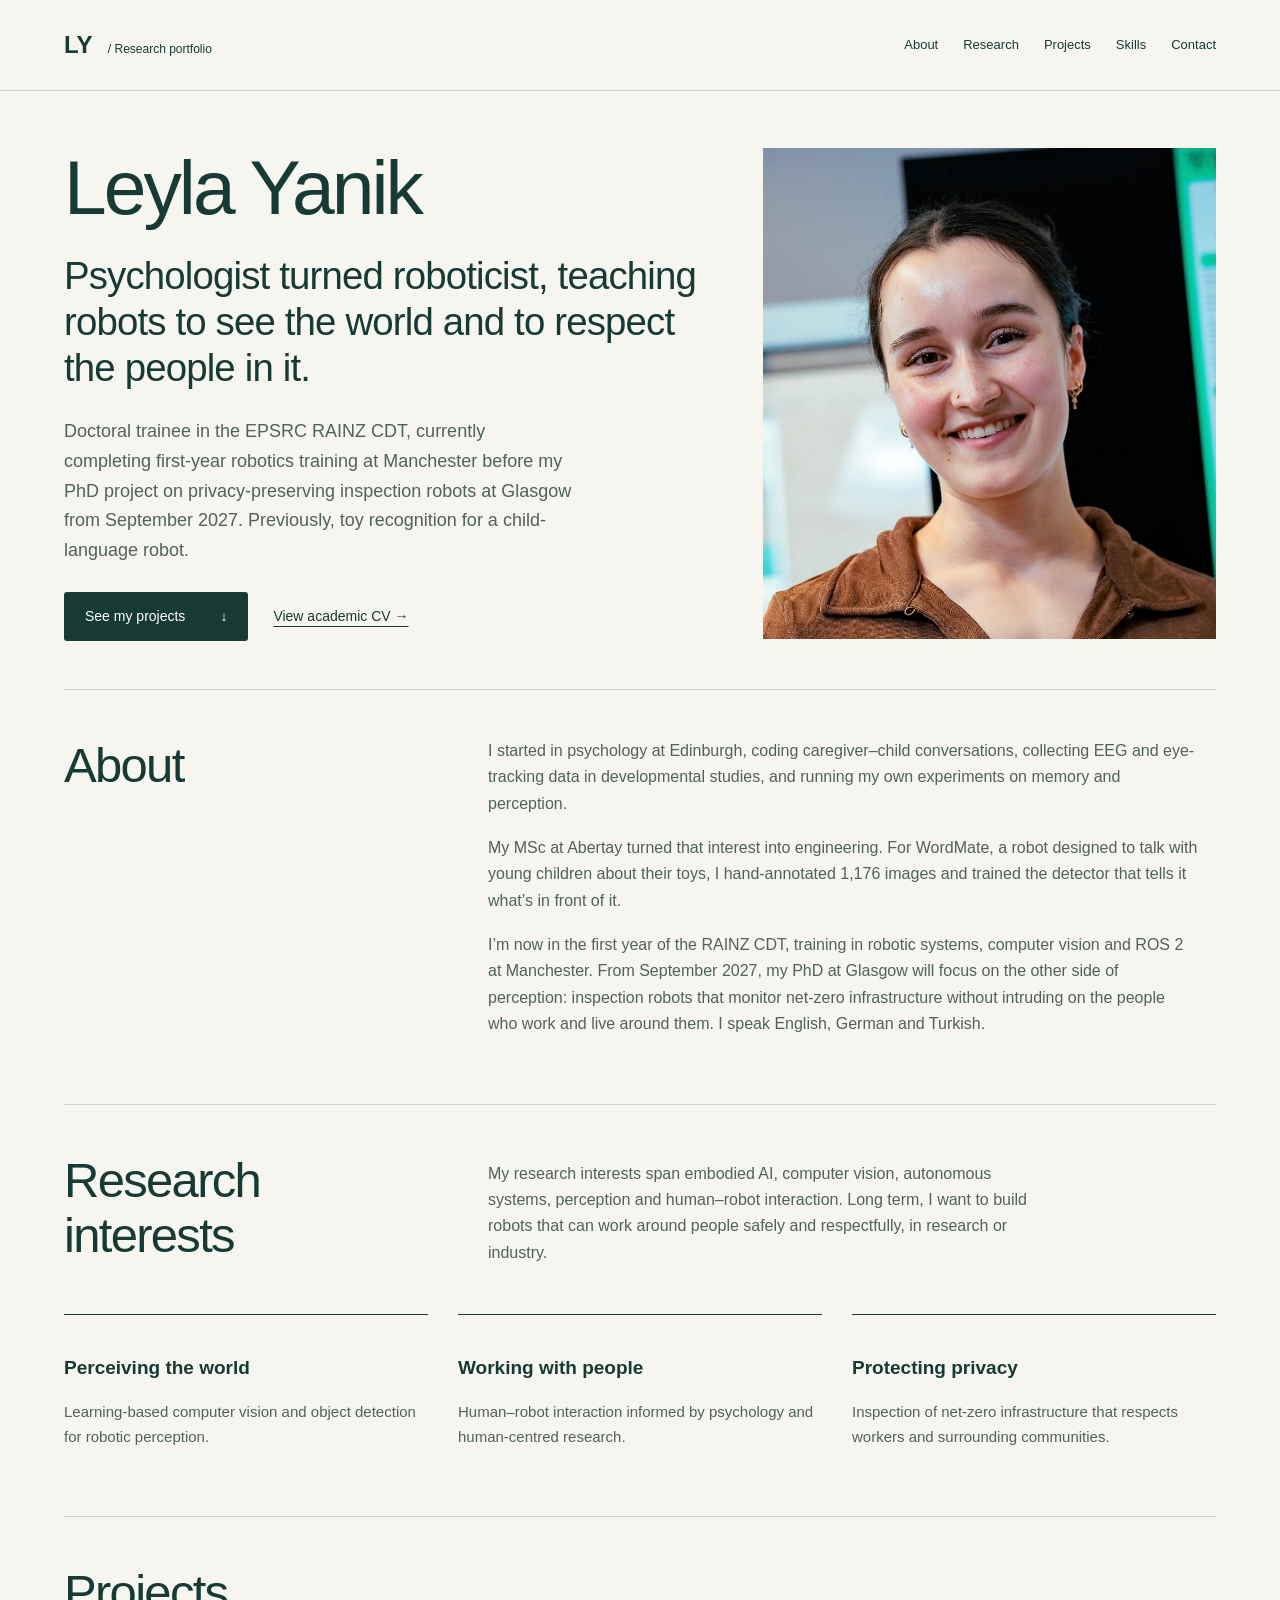
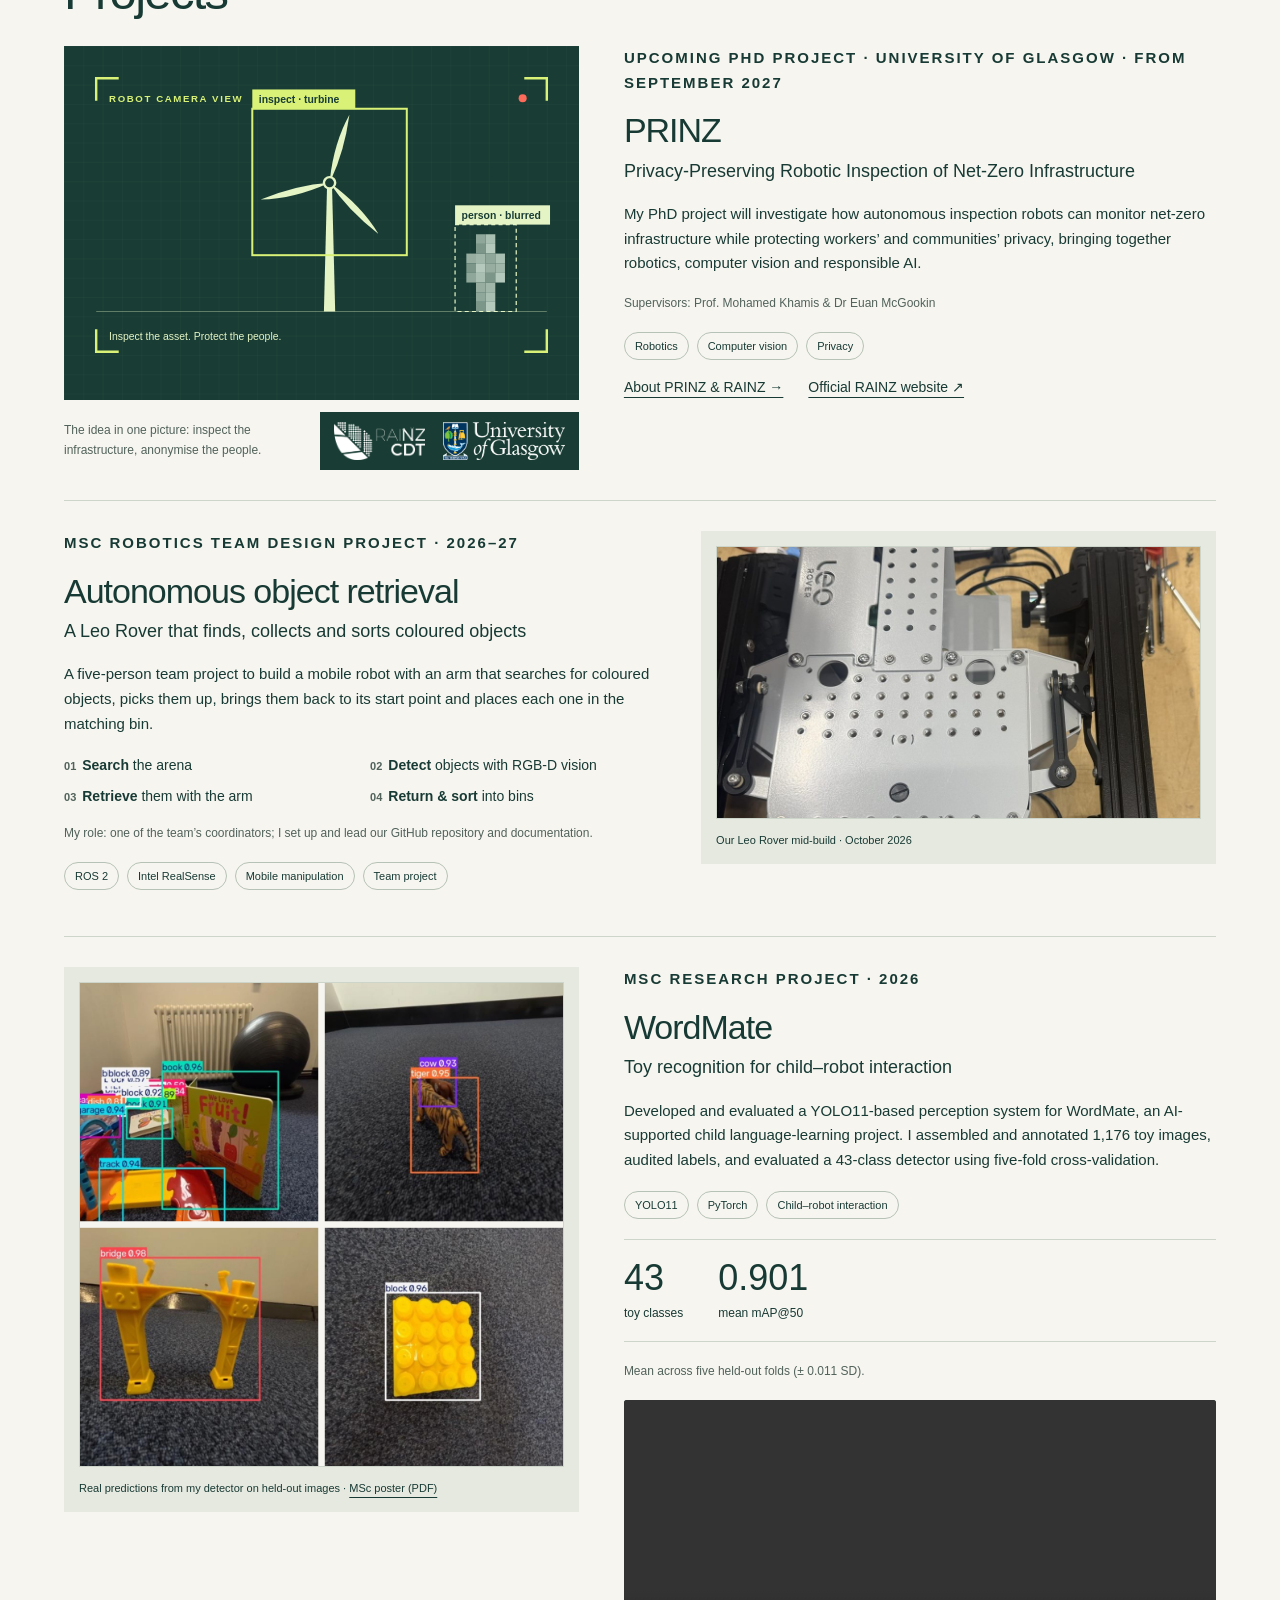
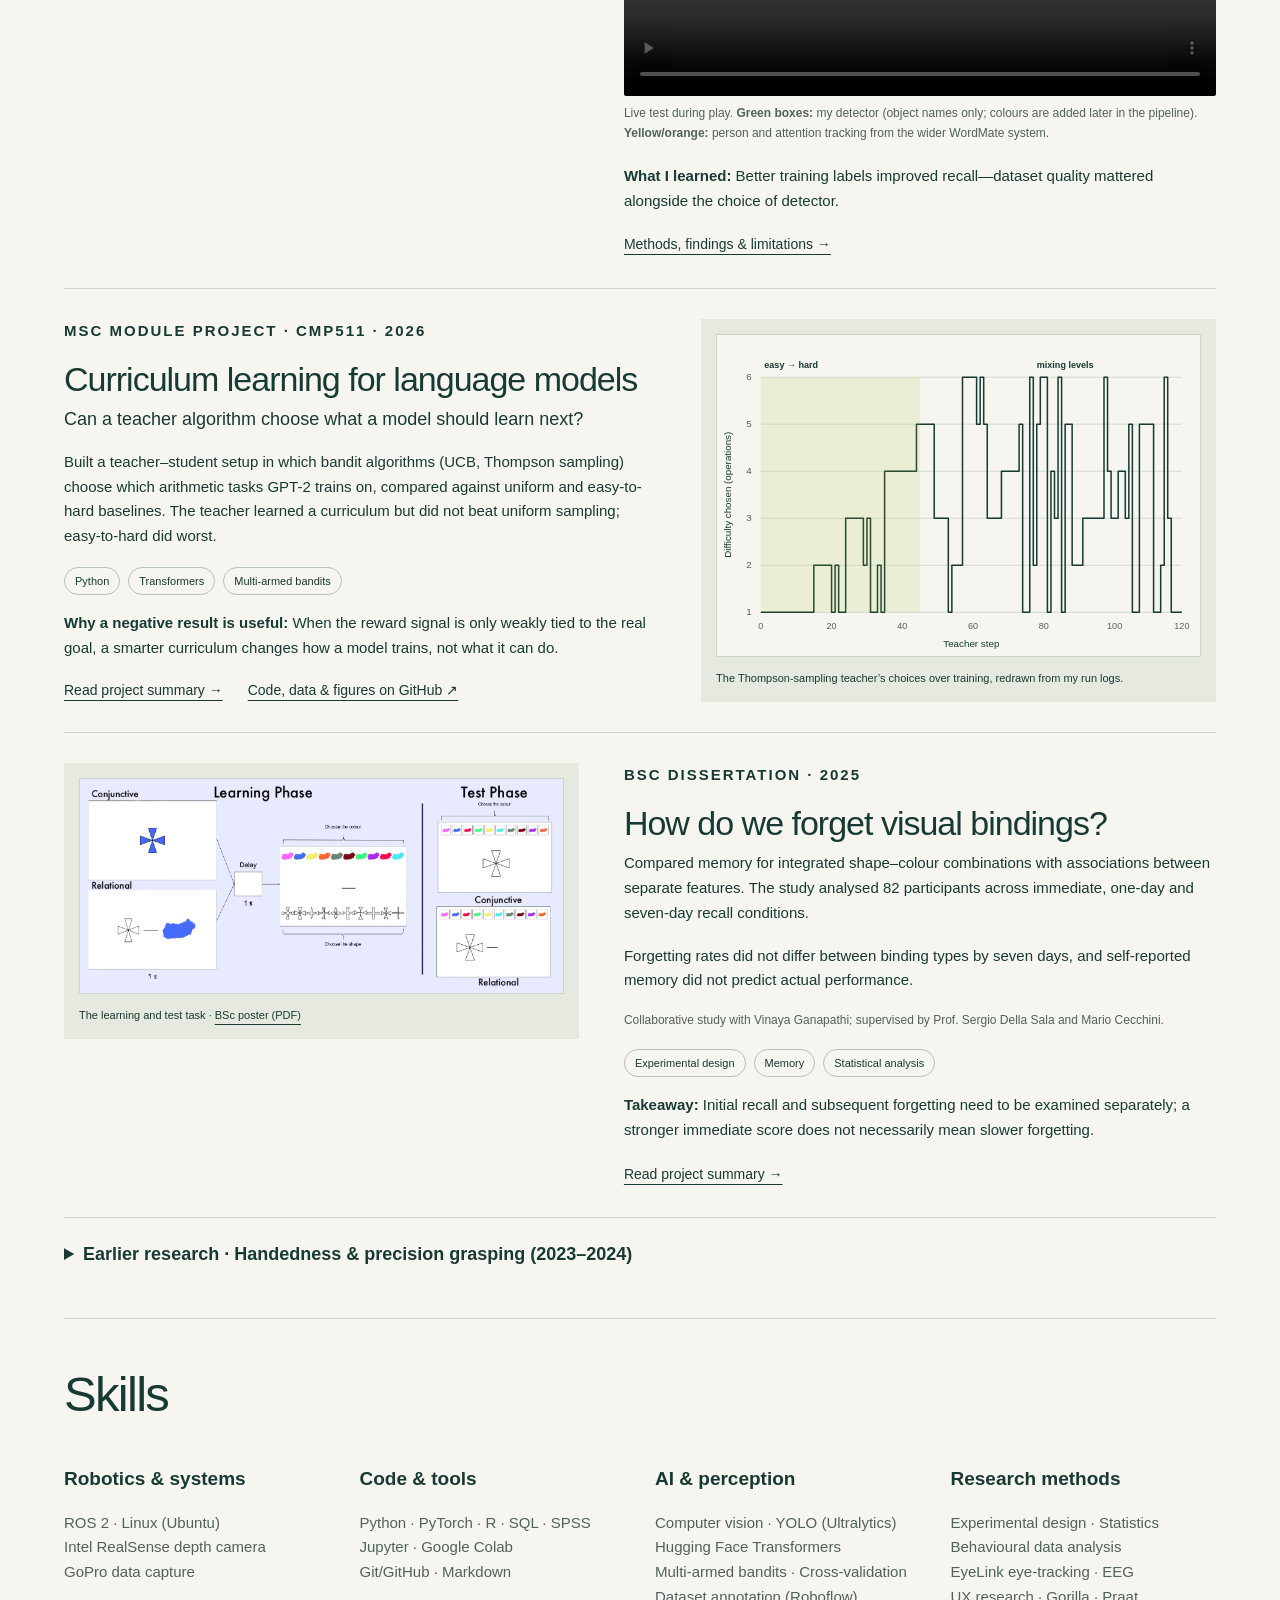
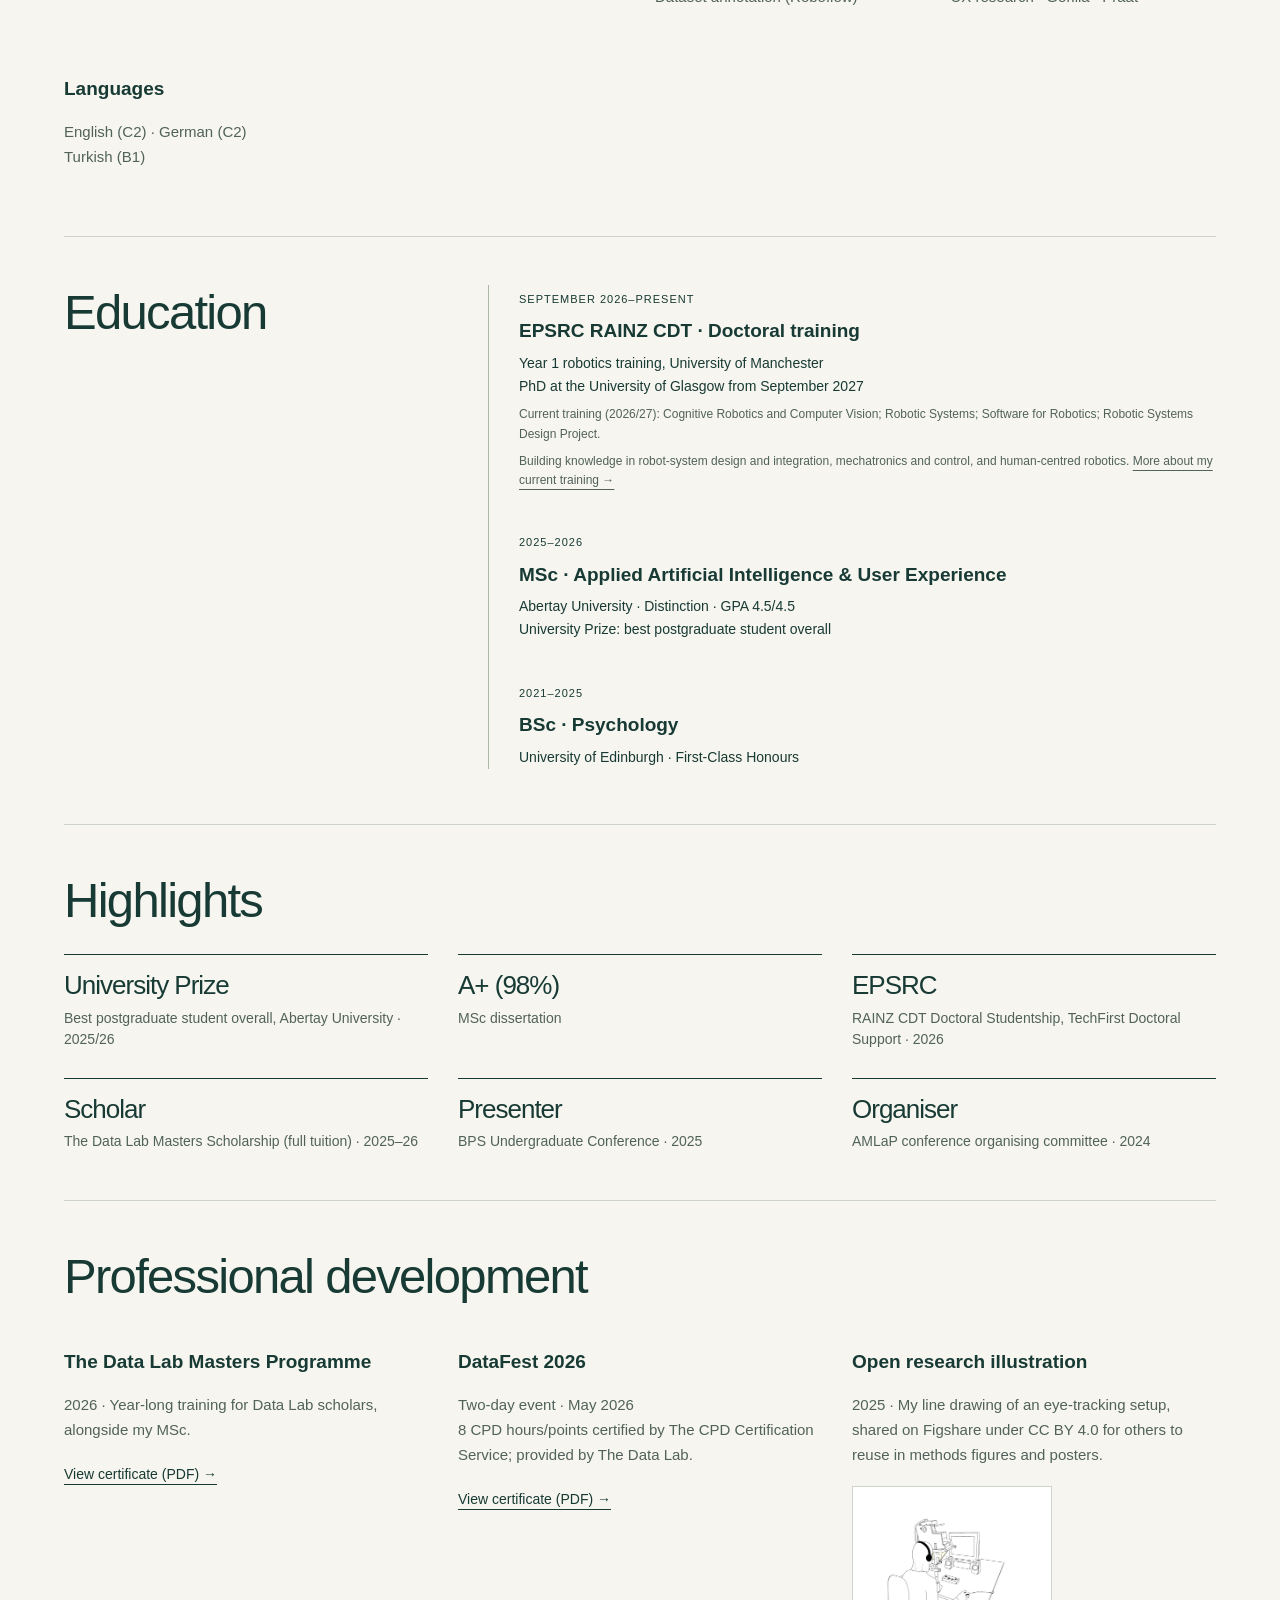
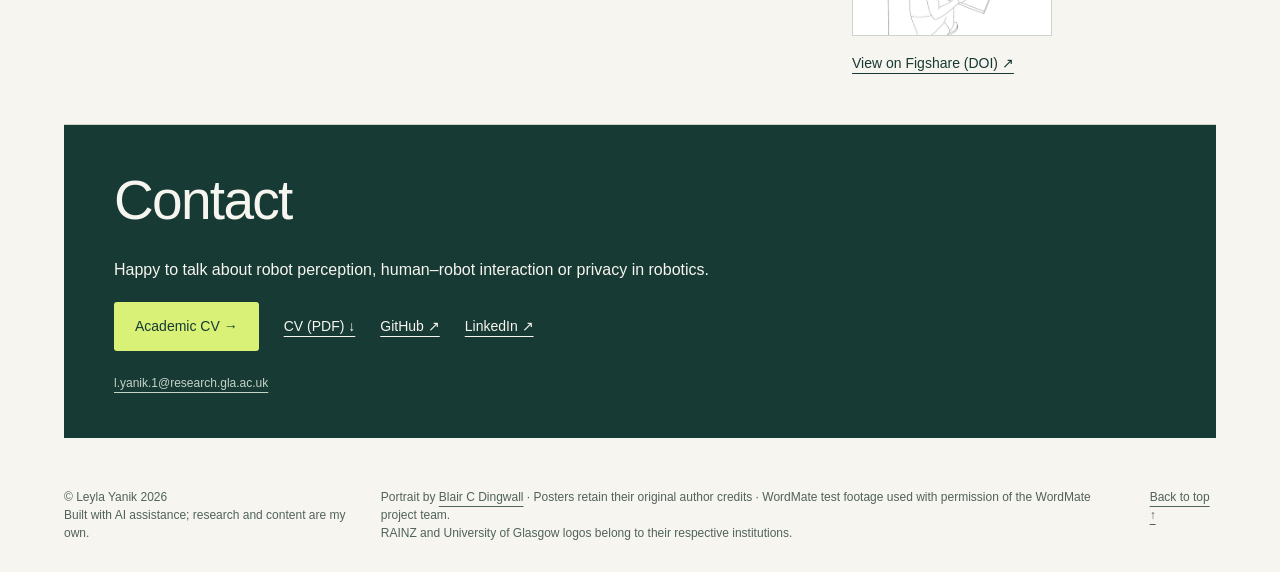
<file: index.html>
<!doctype html>
<html lang="en"><head><meta charset="utf-8"><meta name="viewport" content="width=device-width,initial-scale=1"><meta name="description" content="Doctoral trainee in the EPSRC RAINZ CDT (Manchester &amp; Glasgow): robot perception, computer vision, human–robot interaction and privacy-preserving inspection."><meta property="og:type" content="website"><meta property="og:site_name" content="Leyla Yanik"><meta property="og:title" content="Leyla Yanik | Robotics & Human-Centred AI"><meta property="og:description" content="Doctoral trainee in the EPSRC RAINZ CDT (Manchester &amp; Glasgow): robot perception, computer vision, human–robot interaction and privacy-preserving inspection."><meta property="og:url" content="https://lyanik.github.io/portfolio/"><meta property="og:image" content="https://lyanik.github.io/portfolio/assets/share-card.png"><meta property="og:image:width" content="1200"><meta property="og:image:height" content="630"><meta property="og:image:alt" content="Leyla Yanik — Autonomous robotics and human-centred AI"><meta name="twitter:card" content="summary_large_image"><title>Leyla Yanik | Robotics & Human-Centred AI</title><link rel="icon" href="assets/favicon.svg" type="image/svg+xml"><link rel="stylesheet" href="style.css?v=19"></head>
<body><a class="skip" href="#main">Skip to content</a><header class="header"><a class="brand" href="#home" aria-label="Leyla Yanik home">LY<span> / Research portfolio</span></a><nav aria-label="Main navigation"><a href="#about">About</a><a href="#research">Research</a><a href="#projects">Projects</a><a href="#skills">Skills</a><a href="#connect">Contact</a></nav></header>
<main id="main"><section id="home" class="hero"><div><h1>Leyla Yanik<span>Psychologist turned roboticist, teaching robots to see the world and to respect the people in it.</span></h1><p class="intro">Doctoral trainee in the EPSRC RAINZ CDT, currently completing first-year robotics training at Manchester before my PhD project on privacy-preserving inspection robots at Glasgow from September 2027. Previously, toy recognition for a child-language robot.</p><div class="actions"><a class="button" href="#projects">See my projects <span>↓</span></a><a class="text-link" href="cv.html">View academic CV&nbsp;→</a></div></div><figure class="portrait"><img src="assets/leyla-research-portrait.jpg" alt="Leyla Yanik at a research poster showcase" width="854" height="1016"></figure></section>
<section id="about" class="section about"><h2>About</h2><div><p>I started in psychology at Edinburgh, coding caregiver–child conversations, collecting EEG and eye-tracking data in developmental studies, and running my own experiments on memory and perception.</p><p>My MSc at Abertay turned that interest into engineering. For WordMate, a robot designed to talk with young children about their toys, I hand-annotated 1,176 images and trained the detector that tells it what’s in front of it.</p><p>I’m now in the first year of the RAINZ CDT, training in robotic systems, computer vision and ROS 2 at Manchester. From September 2027, my PhD at Glasgow will focus on the other side of perception: inspection robots that monitor net-zero infrastructure without intruding on the people who work and live around them. I speak English, German and Turkish.</p></div></section>
<section id="research" class="section"><div class="section-heading"><h2>Research interests</h2><p>My research interests span embodied AI, computer vision, autonomous systems, perception and human–robot interaction. Long term, I want to build robots that can work around people safely and respectfully, in research or industry.</p></div><div class="interests"><article><h3>Perceiving the world</h3><p>Learning-based computer vision and object detection for robotic perception.</p></article><article><h3>Working with people</h3><p>Human–robot interaction informed by psychology and human-centred research.</p></article><article><h3>Protecting privacy</h3><p>Inspection of net-zero infrastructure that respects workers and surrounding communities.</p></article></div></section>
<section id="projects" class="section"><h2>Projects</h2>
<article class="project"><figure class="concept"><img src="assets/prinz-concept.svg" alt="Diagram of a robot camera view: a wind turbine boxed for inspection while a nearby person is pixelated" width="640" height="440"><figcaption><span>The idea in one picture: inspect the infrastructure, anonymise the people.</span><span class="logos"><a href="https://www.rainz-cdt.ac.uk/"><img src="assets/rainz-logo.png" alt="RAINZ Centre for Doctoral Training" width="800" height="334" loading="lazy"></a><a href="https://www.gla.ac.uk/"><img src="assets/glasgow-logo.png" alt="University of Glasgow" width="650" height="202" loading="lazy"></a></span></figcaption></figure><div class="project-copy"><p class="eyebrow">UPCOMING PHD PROJECT · UNIVERSITY OF GLASGOW · FROM SEPTEMBER 2027</p><h3>PRINZ</h3><p class="subtitle">Privacy-Preserving Robotic Inspection of Net-Zero Infrastructure</p><p>My PhD project will investigate how autonomous inspection robots can monitor net-zero infrastructure while protecting workers’ and communities’ privacy, bringing together robotics, computer vision and responsible AI.</p><p class="meta">Supervisors: Prof. Mohamed Khamis & Dr Euan McGookin</p><ul class="tags"><li>Robotics</li><li>Computer vision</li><li>Privacy</li></ul><div class="actions"><a class="text-link" href="research.html#prinz">About PRINZ &amp; RAINZ&nbsp;→</a><a class="text-link" href="https://www.rainz-cdt.ac.uk/">Official RAINZ website ↗</a></div></div></article>
<article class="project"><figure class="poster-preview"><img src="assets/leo-rover-build.jpg" alt="Top-down view of our partly assembled Leo Rover: aluminium body, suspension rockers and wheels on the workbench" width="1000" height="562" loading="lazy"><figcaption>Our Leo Rover mid-build · October 2026</figcaption></figure><div class="project-copy"><p class="eyebrow">MSC ROBOTICS TEAM DESIGN PROJECT · 2026–27</p><h3>Autonomous object retrieval</h3><p class="subtitle">A Leo Rover that finds, collects and sorts coloured objects</p><p>A five-person team project to build a mobile robot with an arm that searches for coloured objects, picks them up, brings them back to its start point and places each one in the matching bin.</p><ol class="mission-steps" aria-label="The mission"><li><b>Search</b> the arena</li><li><b>Detect</b> objects with RGB-D vision</li><li><b>Retrieve</b> them with the arm</li><li><b>Return &amp; sort</b> into bins</li></ol><p class="meta">My role: one of the team’s coordinators; I set up and lead our GitHub repository and documentation.</p><ul class="tags"><li>ROS 2</li><li>Intel RealSense</li><li>Mobile manipulation</li><li>Team project</li></ul></div></article><article class="project"><figure class="poster-preview"><a href="assets/wordmate-poster.pdf"><img src="assets/wordmate-detections.jpg" alt="Four detector outputs with labelled boxes and confidence scores: a cluttered play scene, tiger 0.95, bridge 0.98 and block 0.96" width="1200" height="1200" loading="lazy"></a><figcaption>Real predictions from my detector on held-out images · <a href="assets/wordmate-poster.pdf">MSc poster (PDF)</a></figcaption></figure><div class="project-copy"><p class="eyebrow">MSC RESEARCH PROJECT · 2026</p><h3>WordMate</h3><p class="subtitle">Toy recognition for child–robot interaction</p><p>Developed and evaluated a YOLO11-based perception system for WordMate, an AI-supported child language-learning project. I assembled and annotated 1,176 toy images, audited labels, and evaluated a 43-class detector using five-fold cross-validation.</p><ul class="tags"><li>YOLO11</li><li>PyTorch</li><li>Child–robot interaction</li></ul><div class="results"><div><strong>43</strong><span>toy classes</span></div><div><strong>0.901</strong><span>mean mAP@50</span></div></div><p class="meta">Mean across five held-out folds (± 0.011 SD).</p><figure class="demo"><video src="assets/wordmate-live-detection.mp4" autoplay muted loop playsinline controls width="1280" height="400" aria-label="Live camera feed of hands playing with toys; green boxes label each toy as it is detected"></video><figcaption>Live test during play. <strong>Green boxes:</strong> my detector (object names only; colours are added later in the pipeline). <strong>Yellow/orange:</strong> person and attention tracking from the wider WordMate system.</figcaption></figure><p><strong>What I learned:</strong> Better training labels improved recall—dataset quality mattered alongside the choice of detector.</p><a class="text-link" href="research.html#wordmate">Methods, findings & limitations&nbsp;→</a></div></article>
<article class="project compact"><figure class="poster-preview"><a href="https://github.com/lyanik/curriculum-llm"><img src="assets/curriculum-teacher.svg" alt="Step chart of the difficulty chosen by the Thompson-sampling teacher over 120 steps: a gradual easy-to-hard ramp, then mixing levels" width="640" height="426" loading="lazy"></a><figcaption>The Thompson-sampling teacher’s choices over training, redrawn from my run logs.</figcaption></figure><div class="project-copy"><p class="eyebrow">MSC MODULE PROJECT · CMP511 · 2026</p><h3>Curriculum learning for language models</h3><p class="subtitle">Can a teacher algorithm choose what a model should learn next?</p><p>Built a teacher–student setup in which bandit algorithms (UCB, Thompson sampling) choose which arithmetic tasks GPT-2 trains on, compared against uniform and easy-to-hard baselines. The teacher learned a curriculum but did not beat uniform sampling; easy-to-hard did worst.</p><ul class="tags"><li>Python</li><li>Transformers</li><li>Multi-armed bandits</li></ul><p><strong>Why a negative result is useful:</strong> When the reward signal is only weakly tied to the real goal, a smarter curriculum changes how a model trains, not what it can do.</p><div class="actions"><a class="text-link" href="research.html#curriculum">Read project summary&nbsp;→</a><a class="text-link" href="https://github.com/lyanik/curriculum-llm">Code, data &amp; figures on GitHub ↗</a></div></div></article><article class="project compact"><figure class="poster-preview"><a href="assets/memory-poster.pdf"><img src="assets/memory-task.jpg" alt="Diagram of the memory task: shape–colour pairs shown in a learning phase, then recalled in a test phase" width="1605" height="710" loading="lazy"></a><figcaption>The learning and test task · <a href="assets/memory-poster.pdf">BSc poster (PDF)</a></figcaption></figure><div class="project-copy"><p class="eyebrow">BSC DISSERTATION · 2025</p><h3>How do we forget visual bindings?</h3><p>Compared memory for integrated shape–colour combinations with associations between separate features. The study analysed 82 participants across immediate, one-day and seven-day recall conditions.</p><p>Forgetting rates did not differ between binding types by seven days, and self-reported memory did not predict actual performance.</p><p class="meta">Collaborative study with Vinaya Ganapathi; supervised by Prof. Sergio Della Sala and Mario Cecchini.</p><ul class="tags"><li>Experimental design</li><li>Memory</li><li>Statistical analysis</li></ul><p><strong>Takeaway:</strong> Initial recall and subsequent forgetting need to be examined separately; a stronger immediate score does not necessarily mean slower forgetting.</p><a class="text-link" href="research.html#memory">Read project summary&nbsp;→</a></div></article><details class="earlier"><summary>Earlier research · Handedness & precision grasping (2023–2024)</summary><p>A third-year group project comparing hand preference and performance in 60 adults using LEGO-style construction tasks. Both left- and right-handed participants favoured their dominant hand; the study did not support a general right-hand preference for precision grasping.</p><p class="meta">Group study supervised by Prof. Robert McIntosh; I wrote an individual mini-dissertation on the data.</p><a href="research.html#grasping">Read project summary&nbsp;→</a></details></section>
<section id="skills" class="section"><h2>Skills</h2><div class="skills"><div><h3>Robotics &amp; systems</h3><p>ROS 2 · Linux (Ubuntu)<br>Intel RealSense depth camera<br>GoPro data capture</p></div><div><h3>Code &amp; tools</h3><p>Python · PyTorch · R · SQL · SPSS<br>Jupyter · Google Colab<br>Git/GitHub · Markdown</p></div><div><h3>AI &amp; perception</h3><p>Computer vision · YOLO (Ultralytics)<br>Hugging Face Transformers<br>Multi-armed bandits · Cross-validation<br>Dataset annotation (Roboflow)</p></div><div><h3>Research methods</h3><p>Experimental design · Statistics<br>Behavioural data analysis<br>EyeLink eye-tracking · EEG<br>UX research · Gorilla · Praat</p></div><div><h3>Languages</h3><p>English (C2) · German (C2)<br>Turkish (B1)</p></div></div></section>
<section class="section journey"><div><h2>Education</h2></div><ol><li><span>SEPTEMBER 2026–PRESENT</span><h3>EPSRC RAINZ CDT · Doctoral training</h3><p>Year 1 robotics training, University of Manchester<br>PhD at the University of Glasgow from September 2027</p><p class="meta">Current training (2026/27): Cognitive Robotics and Computer Vision; Robotic Systems; Software for Robotics; Robotic Systems Design Project.</p><p class="meta">Building knowledge in robot-system design and integration, mechatronics and control, and human-centred robotics. <a href="research.html#training">More about my current training&nbsp;→</a></p></li><li><span>2025–2026</span><h3>MSc · Applied Artificial Intelligence & User Experience</h3><p>Abertay University · Distinction · GPA 4.5/4.5<br>University Prize: best postgraduate student overall</p></li><li><span>2021–2025</span><h3>BSc · Psychology</h3><p>University of Edinburgh · First-Class Honours</p></li></ol></section>
<section class="section"><h2>Highlights</h2><ul class="highlights"><li><strong>University Prize</strong><span>Best postgraduate student overall, Abertay University · 2025/26</span></li><li><strong>A+ (98%)</strong><span>MSc dissertation</span></li><li><strong>EPSRC</strong><span>RAINZ CDT Doctoral Studentship, TechFirst Doctoral Support · 2026</span></li><li><strong>Scholar</strong><span>The Data Lab Masters Scholarship (full tuition) · 2025–⁠26</span></li><li><strong>Presenter</strong><span>BPS Undergraduate Conference · 2025</span></li><li><strong>Organiser</strong><span>AMLaP conference organising committee · 2024</span></li></ul></section><section class="section"><h2>Professional development</h2><div class="skills"><article><h3>The Data Lab Masters Programme</h3><p>2026 · Year-long training for Data Lab scholars, alongside my MSc.</p><a class="text-link" href="assets/data-lab-masters-programme-certificate-2026.pdf">View certificate (PDF)&nbsp;→</a></article><article><h3>DataFest 2026</h3><p>Two-day event · May 2026<br>8 CPD hours/points certified by The CPD Certification Service; provided by The Data Lab.</p><a class="text-link" href="assets/datafest-2026-cpd-certificate.pdf">View certificate (PDF)&nbsp;→</a></article><article><h3>Open research illustration</h3><p>2025 · My line drawing of an eye-tracking setup, shared on Figshare under CC BY 4.0 for others to reuse in methods figures and posters.</p><a href="https://doi.org/10.6084/m9.figshare.28761359"><img class="output-img" src="assets/eye-tracking-setup-drawing.jpg" alt="Line drawing of a participant at an eye-tracking setup with chin rest, monitor, speakers and response box" width="200" height="150" style="width:200px;max-width:100%;height:auto" loading="lazy"></a><a class="text-link" href="https://doi.org/10.6084/m9.figshare.28761359">View on Figshare (DOI) ↗</a></article></div></section><section id="connect" class="section connect"><h2>Contact</h2><p>Happy to talk about robot perception, human–robot interaction or privacy in robotics.</p><div class="actions"><a class="button" href="cv.html">Academic CV&nbsp;→</a><a class="text-link" href="assets/Leyla-Yanik-CV.pdf" download>CV (PDF)&nbsp;↓</a><a class="text-link" href="https://github.com/lyanik">GitHub ↗</a><a class="text-link" href="https://www.linkedin.com/in/leyla-yanik-b8b6161aa/">LinkedIn ↗</a></div><p class="meta"><a href="mailto:l.yanik.1@research.gla.ac.uk">l.yanik.1@research.gla.ac.uk</a></p></section></main><footer><span>© Leyla Yanik <span id="year">2026</span><br>Built with AI assistance; research and content are my own.</span><span>Portrait by <a href="https://www.linkedin.com/in/blair-c-dingwall-5a678072/">Blair C Dingwall</a> · Posters retain their original author credits · WordMate test footage used with permission of the WordMate project team.<br>RAINZ and University of Glasgow logos belong to their respective institutions.</span><a href="#home">Back to top ↑</a></footer><script src="script.js"></script></body></html>
</file>
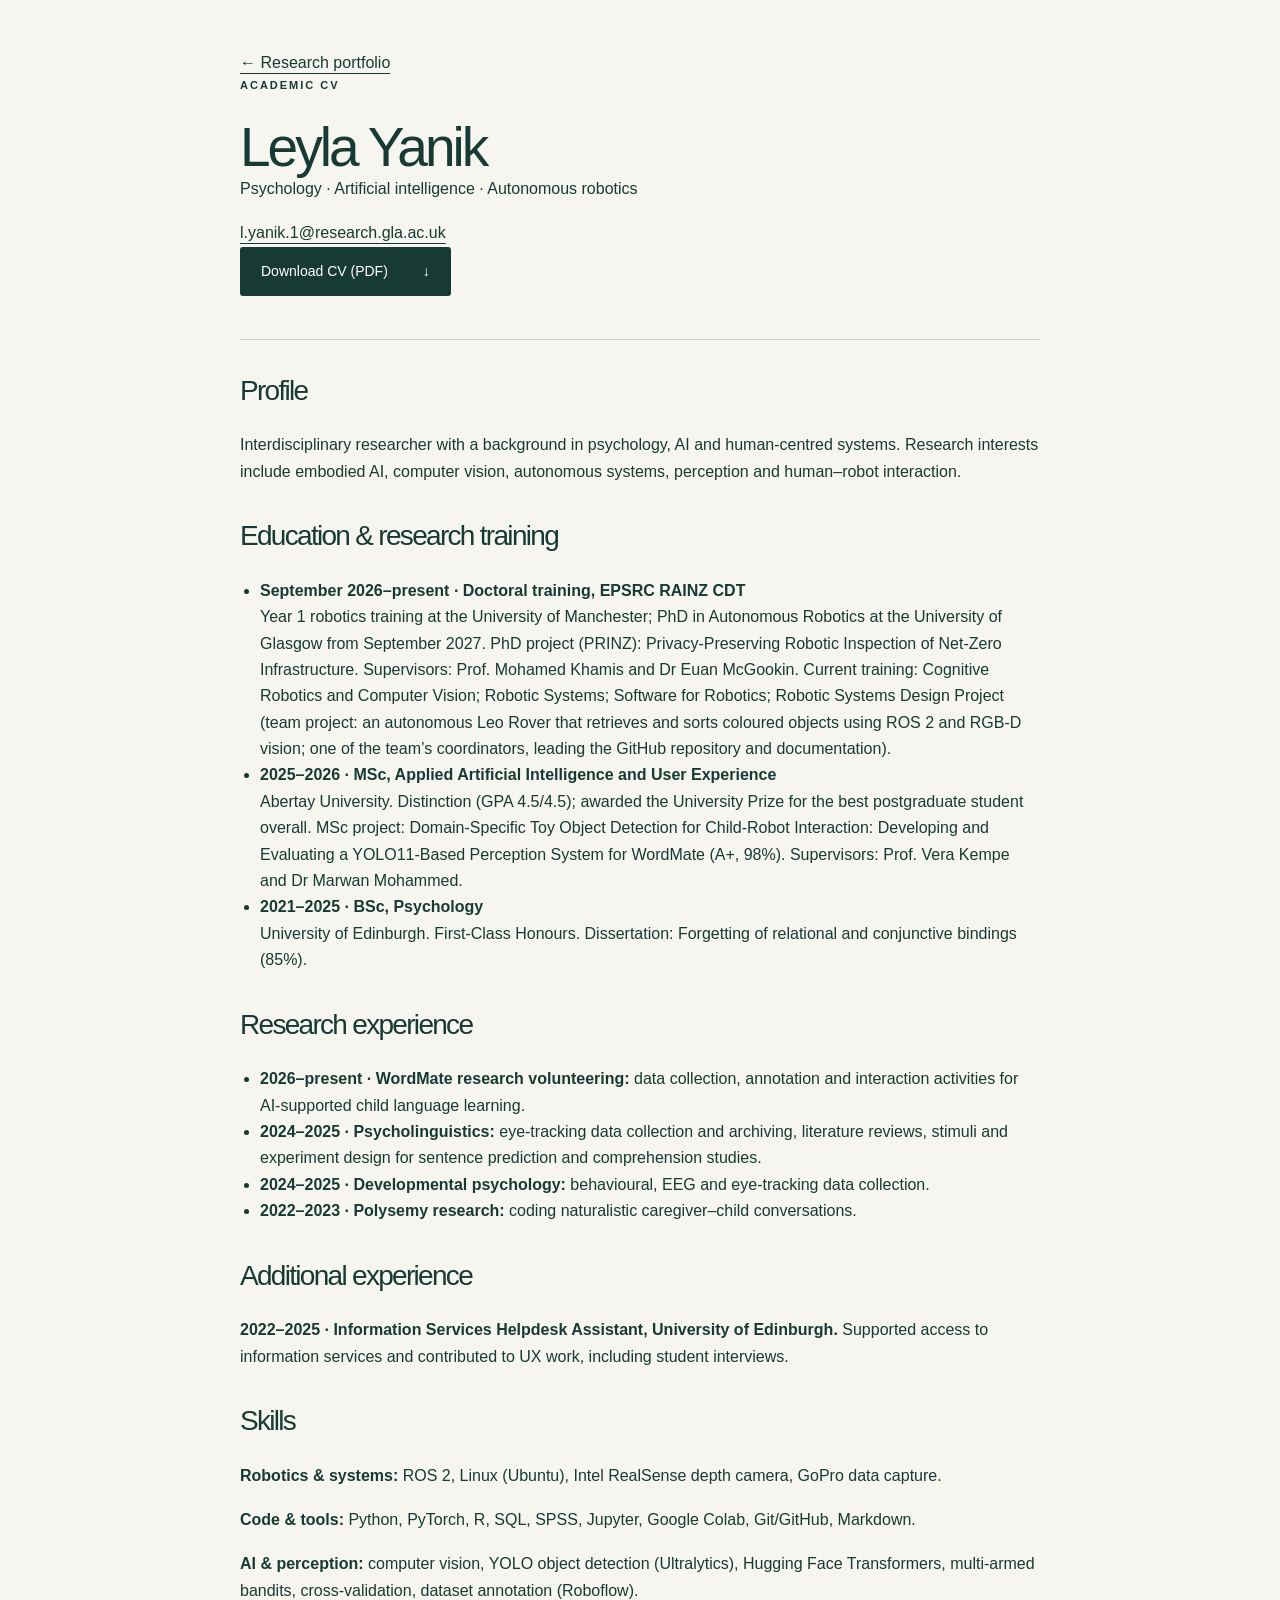
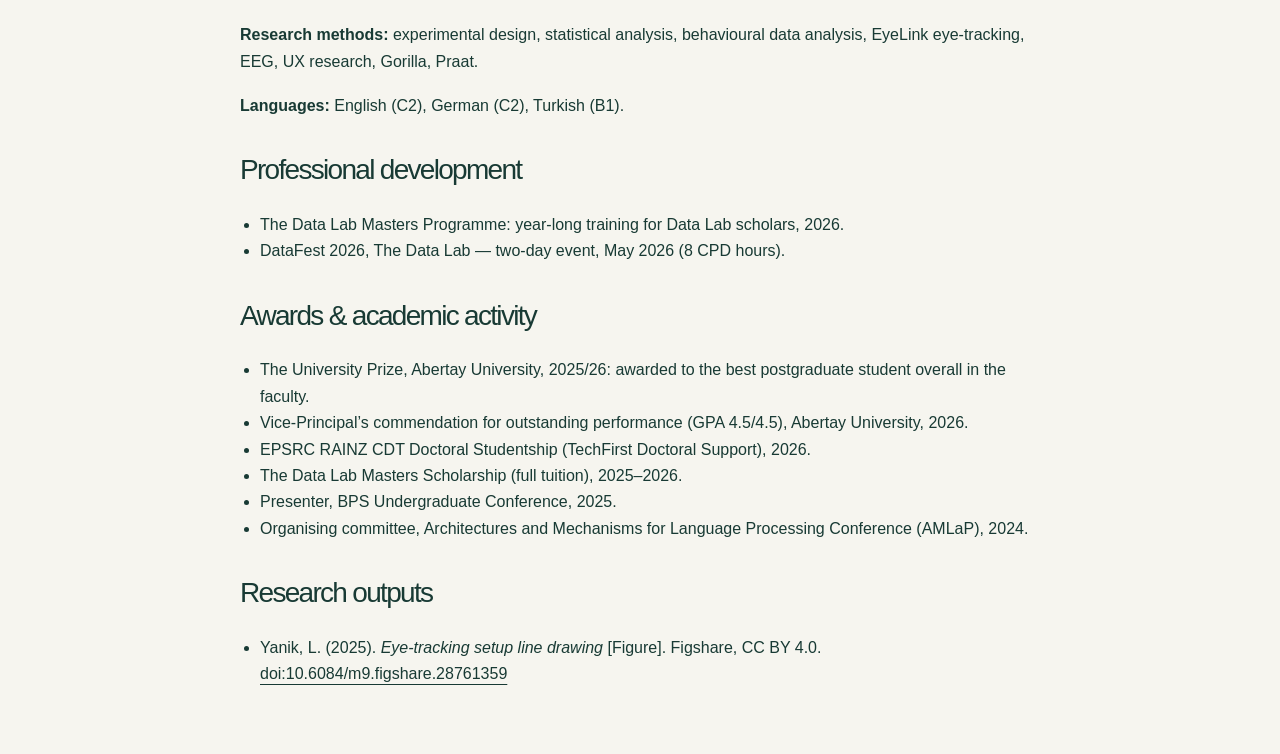
<file: cv.html>
<!doctype html><html lang="en"><head><meta charset="utf-8"><meta name="viewport" content="width=device-width,initial-scale=1"><meta name="description" content="Academic CV: EPSRC RAINZ CDT doctoral trainee, MSc Applied AI &amp; UX (Distinction), BSc Psychology (First-Class)."><meta property="og:type" content="website"><meta property="og:site_name" content="Leyla Yanik"><meta property="og:title" content="Leyla Yanik | Academic CV"><meta property="og:description" content="Academic CV: EPSRC RAINZ CDT doctoral trainee, MSc Applied AI &amp; UX (Distinction), BSc Psychology (First-Class)."><meta property="og:url" content="https://lyanik.github.io/portfolio/cv.html"><meta property="og:image" content="https://lyanik.github.io/portfolio/assets/share-card.png"><meta property="og:image:width" content="1200"><meta property="og:image:height" content="630"><meta property="og:image:alt" content="Leyla Yanik — Autonomous robotics and human-centred AI"><meta name="twitter:card" content="summary_large_image"><title>Leyla Yanik | Academic CV</title><link rel="icon" href="assets/favicon.svg" type="image/svg+xml"><link rel="stylesheet" href="style.css?v=19"></head><body><main class="cv"><a href="index.html">← Research portfolio</a><header><p class="eyebrow">ACADEMIC CV</p><h1>Leyla Yanik</h1><p>Psychology · Artificial intelligence · Autonomous robotics</p><a href="mailto:l.yanik.1@research.gla.ac.uk">l.yanik.1@research.gla.ac.uk</a><p><a class="button" href="assets/Leyla-Yanik-CV.pdf" download>Download CV (PDF) <span>↓</span></a></p></header><h2>Profile</h2><p>Interdisciplinary researcher with a background in psychology, AI and human-centred systems. Research interests include embodied AI, computer vision, autonomous systems, perception and human–robot interaction.</p><h2>Education & research training</h2><ul><li><strong>September 2026–present · Doctoral training, EPSRC RAINZ CDT</strong><br>Year 1 robotics training at the University of Manchester; PhD in Autonomous Robotics at the University of Glasgow from September 2027. PhD project (PRINZ): Privacy-Preserving Robotic Inspection of Net-Zero Infrastructure. Supervisors: Prof. Mohamed Khamis and Dr Euan McGookin. Current training: Cognitive Robotics and Computer Vision; Robotic Systems; Software for Robotics; Robotic Systems Design Project (team project: an autonomous Leo Rover that retrieves and sorts coloured objects using ROS 2 and RGB-D vision; one of the team’s coordinators, leading the GitHub repository and documentation).</li><li><strong>2025–2026 · MSc, Applied Artificial Intelligence and User Experience</strong><br>Abertay University. Distinction (GPA 4.5/4.5); awarded the University Prize for the best postgraduate student overall. MSc project: Domain-Specific Toy Object Detection for Child-Robot Interaction: Developing and Evaluating a YOLO11-Based Perception System for WordMate (A+, 98%). Supervisors: Prof. Vera Kempe and Dr Marwan Mohammed.</li><li><strong>2021–2025 · BSc, Psychology</strong><br>University of Edinburgh. First-Class Honours. Dissertation: Forgetting of relational and conjunctive bindings (85%).</li></ul><h2>Research experience</h2><ul><li><strong>2026–present · WordMate research volunteering:</strong> data collection, annotation and interaction activities for AI-supported child language learning.</li><li><strong>2024–2025 · Psycholinguistics:</strong> eye-tracking data collection and archiving, literature reviews, stimuli and experiment design for sentence prediction and comprehension studies.</li><li><strong>2024–2025 · Developmental psychology:</strong> behavioural, EEG and eye-tracking data collection.</li><li><strong>2022–2023 · Polysemy research:</strong> coding naturalistic caregiver–child conversations.</li></ul><h2>Additional experience</h2><p><strong>2022–2025 · Information Services Helpdesk Assistant, University of Edinburgh.</strong> Supported access to information services and contributed to UX work, including student interviews.</p><h2>Skills</h2><p><strong>Robotics &amp; systems:</strong> ROS 2, Linux (Ubuntu), Intel RealSense depth camera, GoPro data capture.</p><p><strong>Code &amp; tools:</strong> Python, PyTorch, R, SQL, SPSS, Jupyter, Google Colab, Git/GitHub, Markdown.</p><p><strong>AI &amp; perception:</strong> computer vision, YOLO object detection (Ultralytics), Hugging Face Transformers, multi-armed bandits, cross-validation, dataset annotation (Roboflow).</p><p><strong>Research methods:</strong> experimental design, statistical analysis, behavioural data analysis, EyeLink eye-tracking, EEG, UX research, Gorilla, Praat.</p><p><strong>Languages:</strong> English (C2), German (C2), Turkish (B1).</p><h2>Professional development</h2><ul><li>The Data Lab Masters Programme: year-long training for Data Lab scholars, 2026.</li><li>DataFest 2026, The Data Lab — two-day event, May 2026 (8 CPD hours).</li></ul><h2>Awards & academic activity</h2><ul><li>The University Prize, Abertay University, 2025/26: awarded to the best postgraduate student overall in the faculty.</li><li>Vice-Principal’s commendation for outstanding performance (GPA 4.5/4.5), Abertay University, 2026.</li><li>EPSRC RAINZ CDT Doctoral Studentship (TechFirst Doctoral Support), 2026.</li><li>The Data Lab Masters Scholarship (full tuition), 2025–2026.</li><li>Presenter, BPS Undergraduate Conference, 2025.</li><li>Organising committee, Architectures and Mechanisms for Language Processing Conference (AMLaP), 2024.</li></ul><h2>Research outputs</h2><ul><li>Yanik, L. (2025). <em>Eye-tracking setup line drawing</em> [Figure]. Figshare, CC BY 4.0. <a href="https://doi.org/10.6084/m9.figshare.28761359">doi:10.6084/m9.figshare.28761359</a></li></ul></main></body></html>
</file>
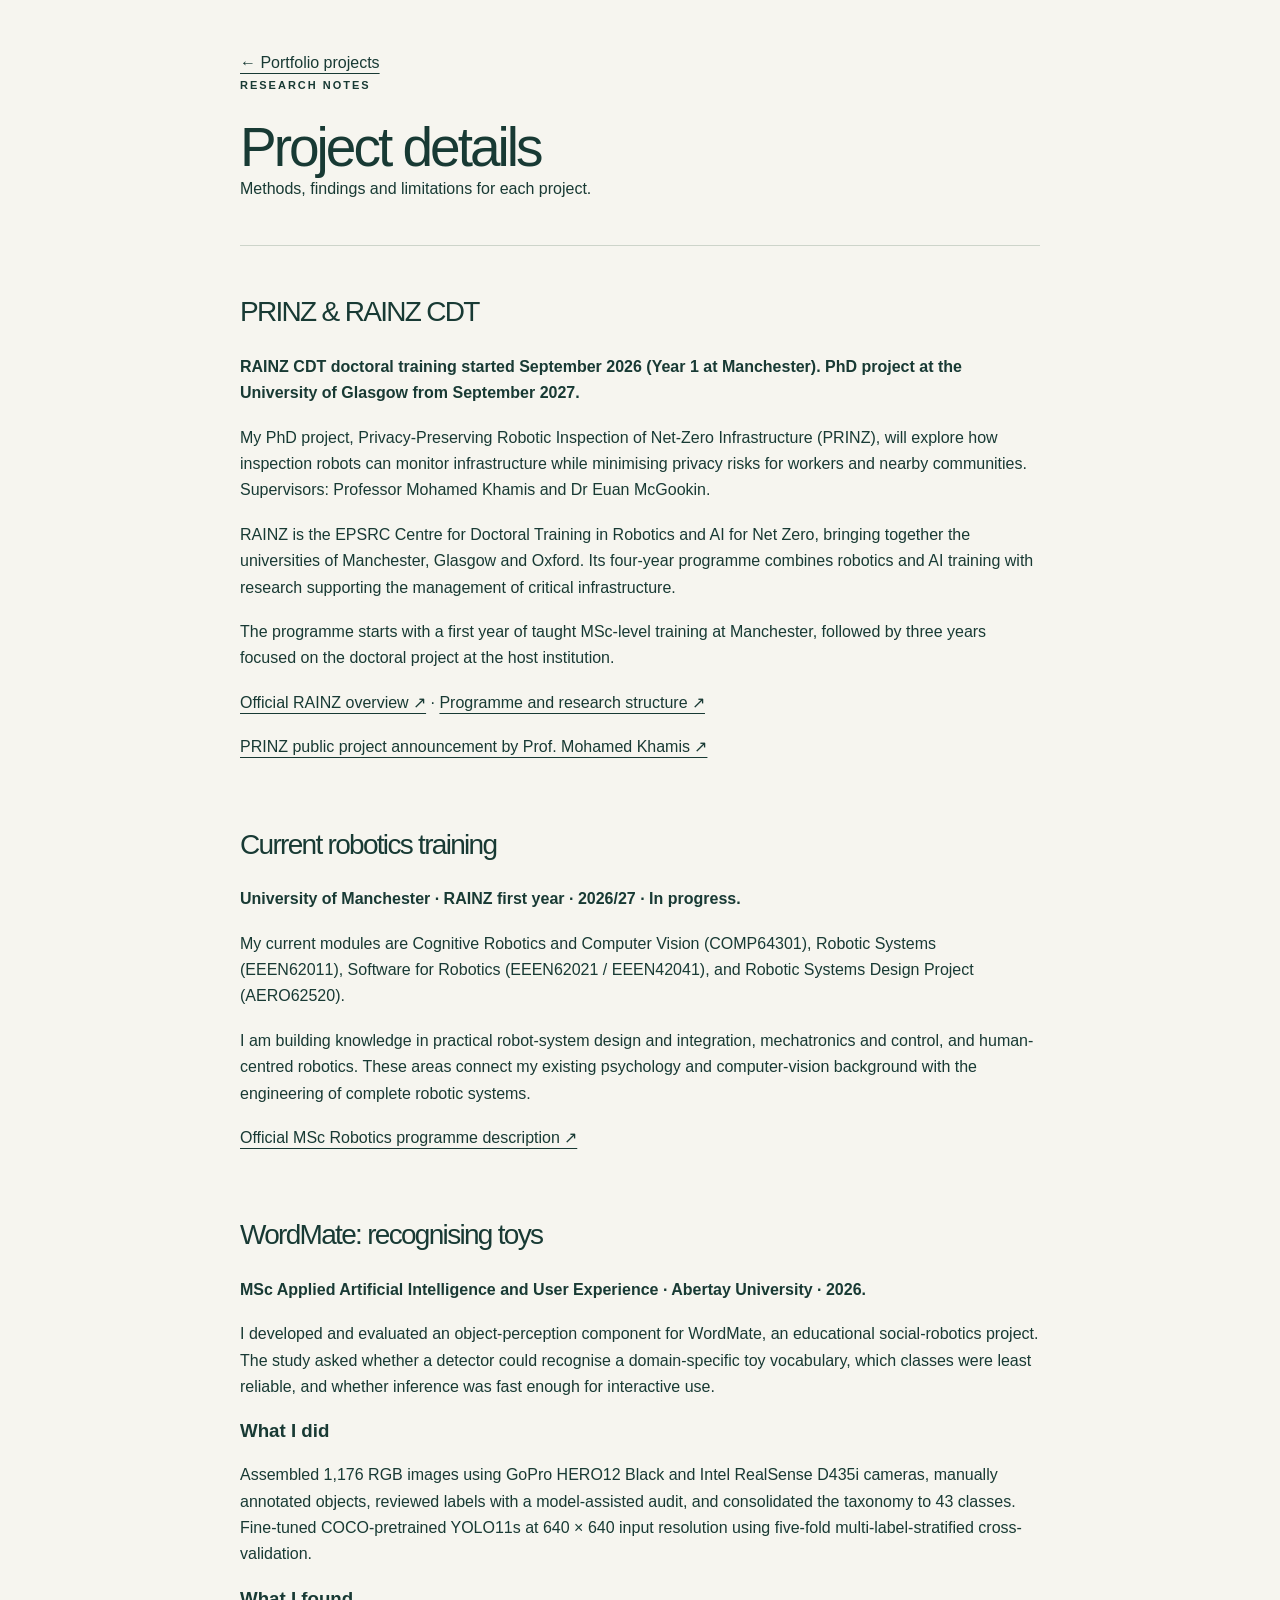
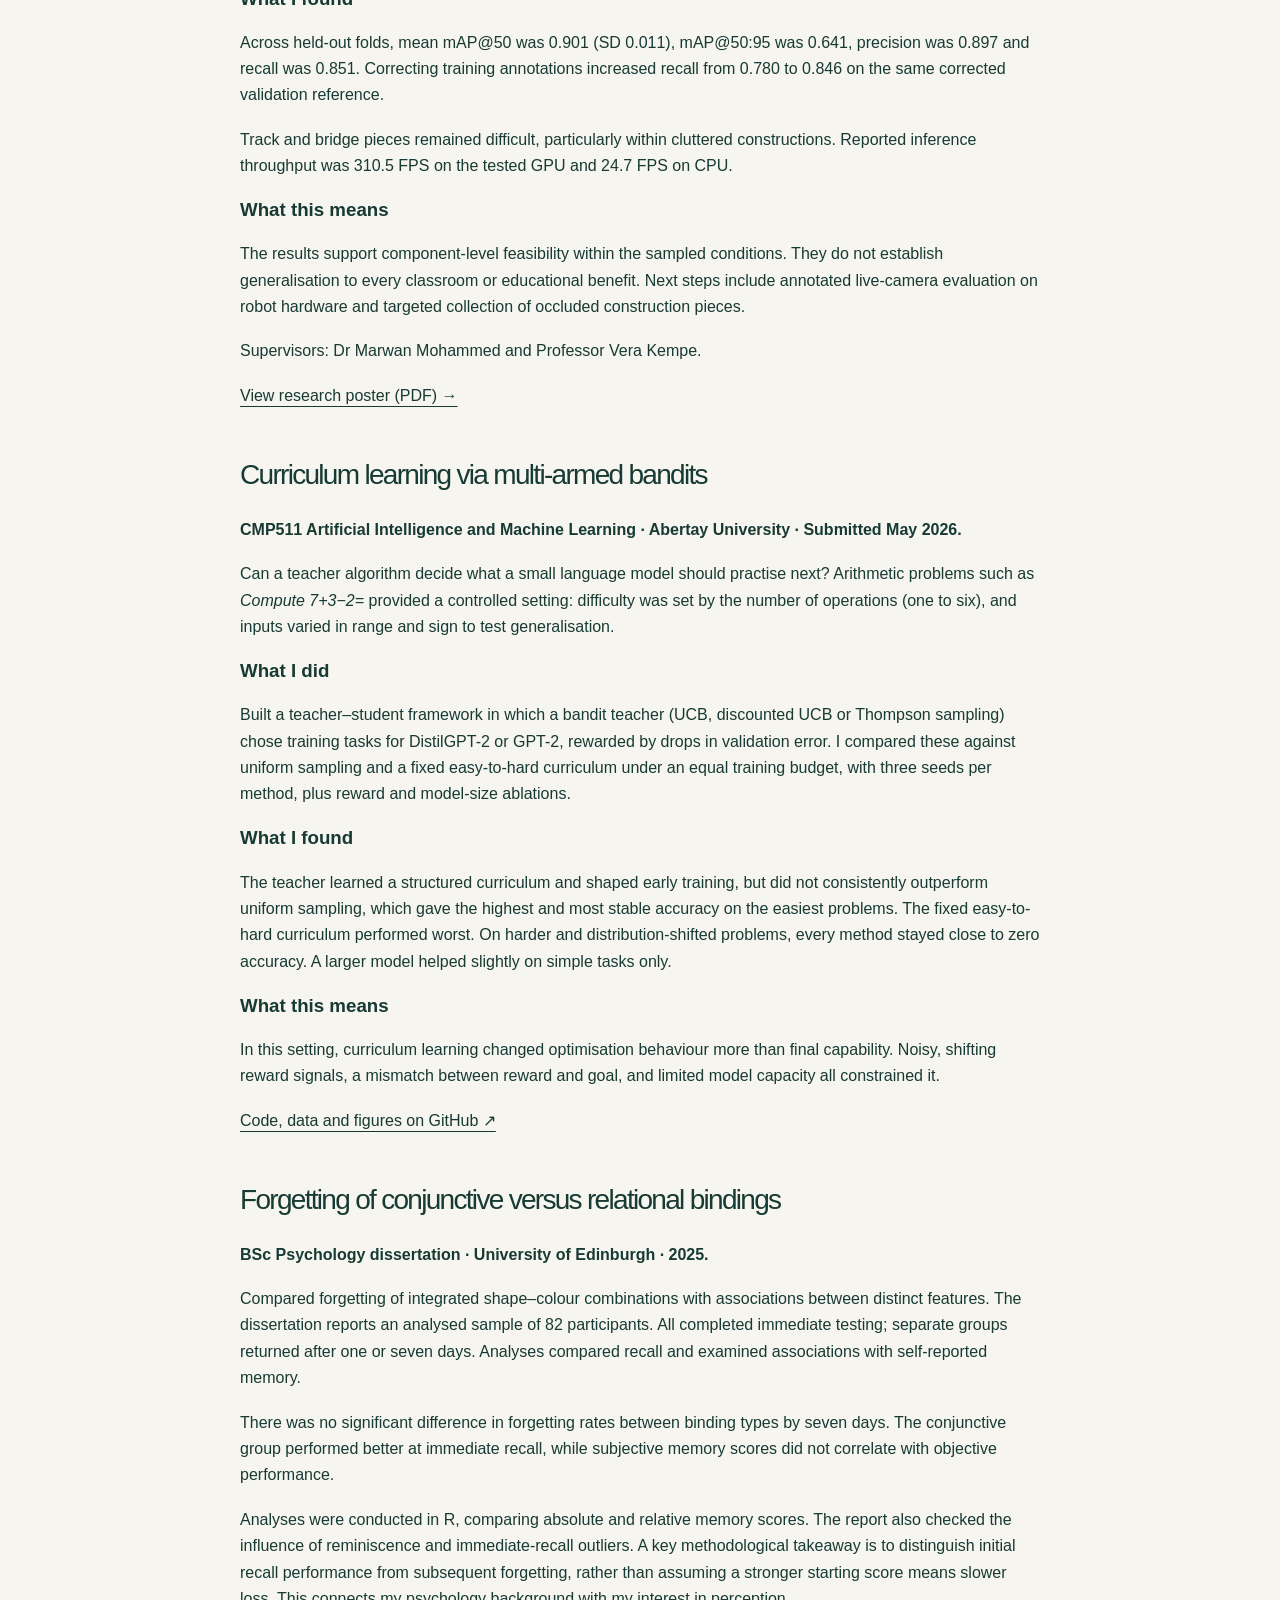
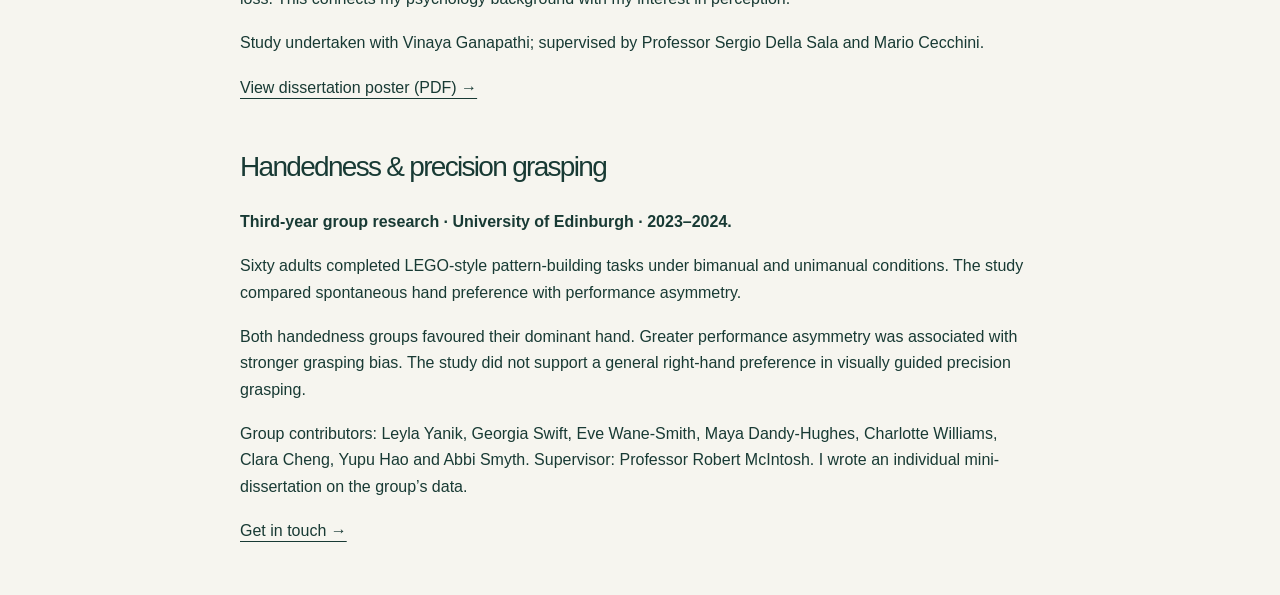
<file: research.html>
<!doctype html><html lang="en"><head><meta charset="utf-8"><meta name="viewport" content="width=device-width,initial-scale=1"><meta name="description" content="Methods, findings and lessons from my robotics, machine learning and psychology research."><meta property="og:type" content="website"><meta property="og:site_name" content="Leyla Yanik"><meta property="og:title" content="Leyla Yanik | Research notes"><meta property="og:description" content="Methods, findings and lessons from my robotics, machine learning and psychology research."><meta property="og:url" content="https://lyanik.github.io/portfolio/research.html"><meta property="og:image" content="https://lyanik.github.io/portfolio/assets/share-card.png"><meta property="og:image:width" content="1200"><meta property="og:image:height" content="630"><meta property="og:image:alt" content="Leyla Yanik — Autonomous robotics and human-centred AI"><meta name="twitter:card" content="summary_large_image"><title>Leyla Yanik | Research notes</title><link rel="icon" href="assets/favicon.svg" type="image/svg+xml"><link rel="stylesheet" href="style.css?v=19"></head><body><main class="cv"><a href="index.html#projects">← Portfolio projects</a><header><p class="eyebrow">RESEARCH NOTES</p><h1>Project details</h1><p>Methods, findings and limitations for each project.</p></header><section id="prinz"><h2>PRINZ &amp; RAINZ CDT</h2><p><strong>RAINZ CDT doctoral training started September 2026 (Year 1 at Manchester). PhD project at the University of Glasgow from September 2027.</strong></p><p>My PhD project, Privacy-Preserving Robotic Inspection of Net-Zero Infrastructure (PRINZ), will explore how inspection robots can monitor infrastructure while minimising privacy risks for workers and nearby communities. Supervisors: Professor Mohamed Khamis and Dr Euan McGookin.</p><p>RAINZ is the EPSRC Centre for Doctoral Training in Robotics and AI for Net Zero, bringing together the universities of Manchester, Glasgow and Oxford. Its four-year programme combines robotics and AI training with research supporting the management of critical infrastructure.</p><p>The programme starts with a first year of taught MSc-level training at Manchester, followed by three years focused on the doctoral project at the host institution.</p><p><a href="https://www.rainz-cdt.ac.uk/">Official RAINZ overview ↗</a> · <a href="https://www.rainz-cdt.ac.uk/study/projects/">Programme and research structure ↗</a></p><p><a href="https://www.linkedin.com/posts/mohamedkhamis_fully-funded-phd-opportunity-at-the-university-activity-7457915684765720576-9keP">PRINZ public project announcement by Prof. Mohamed Khamis ↗</a></p></section><section id="training"><h2>Current robotics training</h2><p><strong>University of Manchester · RAINZ first year · 2026/27 · In progress.</strong></p><p>My current modules are Cognitive Robotics and Computer Vision (COMP64301), Robotic Systems (EEEN62011), Software for Robotics (EEEN62021 / EEEN42041), and Robotic Systems Design Project (AERO62520).</p><p>I am building knowledge in practical robot-system design and integration, mechatronics and control, and human-centred robotics. These areas connect my existing psychology and computer-vision background with the engineering of complete robotic systems.</p><p><a href="https://www.manchester.ac.uk/study/undergraduate/courses/2027/20967/msc-robotics/">Official MSc Robotics programme description ↗</a></p></section><section id="wordmate"><h2>WordMate: recognising toys</h2><p><strong>MSc Applied Artificial Intelligence and User Experience · Abertay University · 2026.</strong></p><p>I developed and evaluated an object-perception component for WordMate, an educational social-robotics project. The study asked whether a detector could recognise a domain-specific toy vocabulary, which classes were least reliable, and whether inference was fast enough for interactive use.</p><h3>What I did</h3><p>Assembled 1,176 RGB images using GoPro HERO12 Black and Intel RealSense D435i cameras, manually annotated objects, reviewed labels with a model-assisted audit, and consolidated the taxonomy to 43 classes. Fine-tuned COCO-pretrained YOLO11s at 640 × 640 input resolution using five-fold multi-label-stratified cross-validation.</p><h3>What I found</h3><p>Across held-out folds, mean mAP@50 was 0.901 (SD 0.011), mAP@50:95 was 0.641, precision was 0.897 and recall was 0.851. Correcting training annotations increased recall from 0.780 to 0.846 on the same corrected validation reference.</p><p>Track and bridge pieces remained difficult, particularly within cluttered constructions. Reported inference throughput was 310.5 FPS on the tested GPU and 24.7 FPS on CPU.</p><h3>What this means</h3><p>The results support component-level feasibility within the sampled conditions. They do not establish generalisation to every classroom or educational benefit. Next steps include annotated live-camera evaluation on robot hardware and targeted collection of occluded construction pieces.</p><p>Supervisors: Dr Marwan Mohammed and Professor Vera Kempe.</p><a href="assets/wordmate-poster.pdf">View research poster (PDF)&nbsp;→</a></section><section id="curriculum"><h2>Curriculum learning via multi-armed bandits</h2><p><strong>CMP511 Artificial Intelligence and Machine Learning · Abertay University · Submitted May 2026.</strong></p><p>Can a teacher algorithm decide what a small language model should practise next? Arithmetic problems such as <em>Compute 7+3−2=</em> provided a controlled setting: difficulty was set by the number of operations (one to six), and inputs varied in range and sign to test generalisation.</p><h3>What I did</h3><p>Built a teacher–student framework in which a bandit teacher (UCB, discounted UCB or Thompson sampling) chose training tasks for DistilGPT-2 or GPT-2, rewarded by drops in validation error. I compared these against uniform sampling and a fixed easy-to-hard curriculum under an equal training budget, with three seeds per method, plus reward and model-size ablations.</p><h3>What I found</h3><p>The teacher learned a structured curriculum and shaped early training, but did not consistently outperform uniform sampling, which gave the highest and most stable accuracy on the easiest problems. The fixed easy-to-hard curriculum performed worst. On harder and distribution-shifted problems, every method stayed close to zero accuracy. A larger model helped slightly on simple tasks only.</p><h3>What this means</h3><p>In this setting, curriculum learning changed optimisation behaviour more than final capability. Noisy, shifting reward signals, a mismatch between reward and goal, and limited model capacity all constrained it.</p><a href="https://github.com/lyanik/curriculum-llm">Code, data and figures on GitHub ↗</a></section><section id="memory"><h2>Forgetting of conjunctive versus relational bindings</h2><p><strong>BSc Psychology dissertation · University of Edinburgh · 2025.</strong></p><p>Compared forgetting of integrated shape–colour combinations with associations between distinct features. The dissertation reports an analysed sample of 82 participants. All completed immediate testing; separate groups returned after one or seven days. Analyses compared recall and examined associations with self-reported memory.</p><p>There was no significant difference in forgetting rates between binding types by seven days. The conjunctive group performed better at immediate recall, while subjective memory scores did not correlate with objective performance.</p><p>Analyses were conducted in R, comparing absolute and relative memory scores. The report also checked the influence of reminiscence and immediate-recall outliers. A key methodological takeaway is to distinguish initial recall performance from subsequent forgetting, rather than assuming a stronger starting score means slower loss. This connects my psychology background with my interest in perception.</p><p>Study undertaken with Vinaya Ganapathi; supervised by Professor Sergio Della Sala and Mario Cecchini.</p><a href="assets/memory-poster.pdf">View dissertation poster (PDF)&nbsp;→</a></section><section id="grasping"><h2>Handedness & precision grasping</h2><p><strong>Third-year group research · University of Edinburgh · 2023–2024.</strong></p><p>Sixty adults completed LEGO-style pattern-building tasks under bimanual and unimanual conditions. The study compared spontaneous hand preference with performance asymmetry.</p><p>Both handedness groups favoured their dominant hand. Greater performance asymmetry was associated with stronger grasping bias. The study did not support a general right-hand preference in visually guided precision grasping.</p><p>Group contributors: Leyla Yanik, Georgia Swift, Eve Wane-Smith, Maya Dandy-Hughes, Charlotte Williams, Clara Cheng, Yupu Hao and Abbi Smyth. Supervisor: Professor Robert McIntosh. I wrote an individual mini-dissertation on the group’s data.</p></section><a href="index.html#connect">Get in touch&nbsp;→</a></main></body></html>
</file>
<file: style.css>
:root{--paper:#f6f5ef;--ink:#183a34;--muted:#51625b;--line:#cdd4ca;--accent:#d8f176}*{box-sizing:border-box}html{scroll-behavior:smooth;scroll-padding-top:100px}body{margin:0;background:var(--paper);color:var(--ink);font:16px/1.65 -apple-system,BlinkMacSystemFont,"Segoe UI",sans-serif}a{color:inherit;text-underline-offset:5px}a:focus-visible,button:focus-visible{outline:3px solid #a84919;outline-offset:6px}.skip{position:absolute;top:-80px;left:20px;background:white;padding:12px;z-index:9}.skip:focus{top:12px}.header{max-width:1320px;margin:auto;padding:25px 5%;display:flex;align-items:center;justify-content:space-between;border-bottom:1px solid var(--line);gap:24px}.brand{font-size:24px;font-weight:750;text-decoration:none}.brand span{font-size:12px;font-weight:500;margin-left:12px}nav{display:flex;gap:25px;font-size:13px}nav a{text-decoration:none}nav a:hover{text-decoration:underline}main,footer{max-width:1320px;margin:auto}main{padding:0 5%}.hero{display:grid;grid-template-columns:1.4fr 1fr;gap:65px;align-items:center;padding:80px 0 65px}.eyebrow{font-size:11px;letter-spacing:2px;font-weight:700;margin:0 0 23px}h1{font-size:clamp(48px,6vw,82px);line-height:1.06;font-weight:500;letter-spacing:-4px;margin:0}h1 span{display:block;font-size:clamp(25px,3vw,40px);line-height:1.2;letter-spacing:-.022em;margin-top:25px}h2{font-size:clamp(34px,4vw,49px);line-height:1.13;font-weight:500;letter-spacing:-1.7px;margin:0 0 26px}h3{line-height:1.3}p{margin:0 0 18px}.intro{max-width:510px;color:var(--muted);font-size:18px;margin:26px 0}.actions{display:flex;align-items:center;gap:25px;flex-wrap:wrap}.button{display:inline-flex;justify-content:space-between;gap:35px;background:var(--ink);color:white;padding:13px 21px;text-decoration:none;font-size:14px;border-radius:3px}.button:hover{background:#305d4c}.text-link{font-size:14px}.affiliation{font-size:12px;margin:35px 0 0}.affiliation span{color:var(--muted)}figure{margin:0}.portrait img{display:block;width:100%;height:auto}.portrait figcaption{display:flex;justify-content:space-between;font-size:10px;gap:12px;margin-top:14px}.section{padding:66px 0;border-top:1px solid var(--line)}.about{display:grid;grid-template-columns:1fr 2fr;gap:60px}.about>div{max-width:710px}.about p:not(.eyebrow){color:var(--muted)}.section-heading{display:flex;justify-content:space-between;gap:40px;align-items:start}.section-heading>p{max-width:340px;color:var(--muted)}.interests{display:grid;grid-template-columns:repeat(3,1fr);gap:30px;margin-top:25px}.skills{display:grid;grid-template-columns:repeat(auto-fit,minmax(220px,1fr));gap:30px;margin-top:25px}.interests article{border-top:1px solid var(--ink);padding-top:22px}.interests article>span{font-size:12px}.interests h3,.skills h3{font-size:19px;font-weight:600}.interests p,.skills p{color:var(--muted);font-size:15px}.objective{background:#e7ecdf;padding:22px 26px;margin:24px 0 0}.objective strong{display:block;font-size:12px;text-transform:uppercase;letter-spacing:1px;margin-bottom:5px}.project{display:grid;grid-template-columns:1fr 1.15fr;gap:45px;padding:38px 0;border-bottom:1px solid var(--line)}.project:last-child{border:0;padding-bottom:0}.project-copy h3{font-size:34px;letter-spacing:-1px;font-weight:500;margin:0 0 6px}.project-copy .eyebrow{margin-bottom:13px}.project-copy p{font-size:15px}.project-copy .subtitle{font-size:18px;line-height:1.4}.output-img{display:block;width:100%;max-width:200px;height:auto;border:1px solid var(--line);background:#fff;margin-bottom:14px}.highlights{list-style:none;padding:0;margin:25px 0 0;display:grid;grid-template-columns:repeat(5,1fr);gap:20px}.highlights li{border-top:1px solid var(--ink);padding-top:16px}.highlights strong{display:block;font-size:26px;font-weight:500;letter-spacing:-1px;line-height:1.1;margin-bottom:8px}.highlights span{display:block;font-size:14px;color:var(--muted);line-height:1.5}.demo{margin:6px 0 20px}.demo video{display:block;width:100%;height:auto;border-radius:3px;background:#183a34}.demo figcaption{font-size:12px;color:var(--muted);margin-top:8px}.meta{font-size:12px!important;color:var(--muted)}.tags{display:flex;gap:8px;flex-wrap:wrap;padding:0;list-style:none}.tags li{font-size:10px;padding:4px 10px;border:1px solid #b6c2b6;border-radius:30px}.placeholder{font-size:12px!important;color:#69572f;border-left:2px solid #9b7a38;padding-left:12px;margin-top:20px}.project-art{min-height:320px;position:relative;display:flex;align-items:center;justify-content:center;overflow:hidden}.project-art small{position:absolute;bottom:17px;left:20px;right:16px;font-size:10px}.prinz{background:#193d34;color:#e4f4c5;background-image:linear-gradient(#ffffff0b 1px,transparent 1px),linear-gradient(90deg,#ffffff0b 1px,transparent 1px);background-size:24px 24px}.orb{display:grid;place-items:center;width:155px;height:155px;border:1px solid #dbef8a;border-radius:50%;box-shadow:0 0 0 30px #d8f1760d,0 0 0 60px #d8f1760a;font-size:12px;letter-spacing:3px}.art-label{position:absolute;top:22px;left:22px;font-size:10px;letter-spacing:2px}.wordmate{background:#e6e9df}.detection{width:70%;height:180px;border:2px solid #486651;position:relative;display:grid;place-items:center}.detection>span{position:absolute;top:-23px;left:-2px;background:#486651;color:white;font-size:10px;padding:2px 9px}.blocks{display:flex;align-items:end;gap:12px}.blocks i{width:50px;height:60px;background:#ce875e;display:block}.blocks i:nth-child(2){height:90px;background:#647967;border-radius:50px 50px 0 0}.blocks i:nth-child(3){height:45px;background:#d4b84e;border-radius:50%}.project-number{display:flex;align-items:center;gap:30px;font-size:110px;font-weight:300;color:#748573}.project-number span{font-size:13px;line-height:1.5;letter-spacing:3px}.journey{display:grid;grid-template-columns:1fr 1.3fr;gap:40px}.journey ol{list-style:none;margin:0;padding:0}.journey li{border-left:1px solid #acb9a7;padding:0 0 30px 30px}.journey li:last-child{padding-bottom:0}.journey li>span{font-size:11px;letter-spacing:1px}.journey h3{font-size:19px;margin:8px 0}.journey p{font-size:14px;margin-bottom:7px}.connect{background:var(--ink);color:var(--paper);padding:50px;margin-bottom:50px}.connect h2{font-size:55px}.connect .button{background:var(--accent);color:var(--ink)}.connect .meta{color:#c5d3c8;margin:23px 0 0}.pending{font-size:13px;color:#d4dccf}.connect .eyebrow{color:var(--accent)}footer{padding:0 5% 30px;display:flex;justify-content:space-between;gap:20px;font-size:10px;color:var(--muted)}.cv{max-width:860px;padding:50px 30px}.cv h1{font-size:55px}.cv h2{font-size:28px;margin-top:35px}.cv header{border-bottom:1px solid var(--line);padding-bottom:25px}.cv ul{padding-left:20px}@media(max-width:800px){.header{align-items:start;flex-direction:column;gap:12px}nav{gap:20px;flex-wrap:wrap}.hero{gap:30px;padding-top:45px}.brand span{font-size:11px}h1{letter-spacing:-2px}.about{grid-template-columns:1fr;gap:0}.section-heading{display:block}.interests,.skills{gap:20px}.project{gap:25px}.project-art{min-height:280px}.blocks i{width:30px}.project-number{font-size:65px;gap:15px}.journey{grid-template-columns:1fr;gap:10px}footer{flex-wrap:wrap}}@media(max-width:560px){.hero,.project{grid-template-columns:1fr}.hero{gap:35px}.portrait{max-width:360px}.section{padding:45px 0}.interests,.skills{grid-template-columns:1fr;gap:10px}.interests article{padding-top:15px}.section-heading>p{max-width:none}.project-art{min-height:280px}.connect{padding:28px 22px}.connect h2{font-size:40px}.connect .actions{gap:17px}.project-number{min-height:140px}nav{font-size:12px;gap:18px}.hero .actions{gap:18px}.portrait figcaption{font-size:9px}}@media(prefers-reduced-motion:reduce){html{scroll-behavior:auto}}@media print{.header,.actions,footer,.skip{display:none}body{background:white;color:black}.cv{max-width:none;padding:0}a{color:black}.section{break-inside:avoid}}

.portrait img{aspect-ratio:480/520;object-fit:cover;object-position:center 40%}.poster-preview{background:#e6e9df;padding:15px;align-self:start}.poster-preview img{display:block;width:100%;height:auto}.poster-preview figcaption{font-size:11px;margin-top:12px}.results{display:flex;gap:35px;border-block:1px solid var(--line);padding:16px 0;margin:20px 0}.results strong{display:block;font-size:36px;line-height:1.2;font-weight:500}.results span{font-size:12px}.earlier{border-top:1px solid var(--line);padding:25px 0;margin-top:30px}.earlier summary{cursor:pointer;font-size:18px;font-weight:600}.earlier p{max-width:760px;margin-top:18px}.earlier summary:focus-visible{outline:3px solid #a84919;outline-offset:5px}.cv section{padding-top:15px}

.affiliation-panel{background:#193d34;color:#fff;padding:38px 30px;display:flex;flex-direction:column;align-items:flex-start;justify-content:center;gap:25px;min-height:360px;align-self:start}.affiliation-panel a{display:block;max-width:100%}.affiliation-panel img{display:block;max-width:100%;height:auto;object-fit:contain}.affiliation-panel .rainz-logo{width:290px}.affiliation-panel .glasgow-logo{width:250px}.affiliation-panel p{font-size:22px;line-height:1.3;margin:0}.affiliation-panel small{color:#d4dccf;font-size:10px}
@media(max-width:800px){.highlights{grid-template-columns:repeat(2,1fr)}}@media(max-width:560px){.highlights{grid-template-columns:1fr;gap:14px}}.about>h2{margin:0}@media(max-width:560px){.hero .portrait{order:-1;max-width:220px}.project>.project-copy{order:-1}.affiliation-panel{min-height:0;padding:24px 22px;gap:16px}.affiliation-panel .rainz-logo{width:200px}.affiliation-panel .glasgow-logo{width:180px}}.status-panel{background:#193d34;color:#e4f4c5;padding:30px 28px;align-self:start;background-image:linear-gradient(#ffffff0b 1px,transparent 1px),linear-gradient(90deg,#ffffff0b 1px,transparent 1px);background-size:24px 24px}.status-title{font-size:11px;letter-spacing:2px;text-transform:uppercase;font-weight:700;color:var(--accent);margin:0 0 16px}.status-panel small{font-size:10px;color:#c5d3c8}@media(max-width:560px){.project>.status-panel{order:2}}.mission{list-style:none;counter-reset:m;margin:0 0 18px;padding:0}.mission li{counter-increment:m;display:grid;grid-template-columns:34px 1fr;padding:10px 0;border-bottom:1px solid #ffffff1a}.mission li::before{content:"0" counter(m);font-size:12px;color:var(--accent);padding-top:3px;grid-row:span 2}.mission b,.mission span{grid-column:2}.mission b{font-size:17px;font-weight:500;color:#fff}.mission span{font-size:13px;color:#c5d3c8}.concept img{display:block;width:100%;height:auto}.concept figcaption{display:flex;justify-content:space-between;align-items:center;gap:16px;font-size:12px;color:var(--muted);margin-top:12px}.concept .logos{display:flex;gap:14px;align-items:center;background:#193d34;padding:8px 12px;flex-shrink:0}.concept .logos img{height:26px;width:auto}.poster-preview img{border:1px solid var(--line)}@media(min-width:561px){.project:nth-of-type(even){grid-template-columns:1.15fr 1fr}.project:nth-of-type(even)>.project-copy{order:-1}}@media(max-width:560px){.project>.concept{order:2}.concept figcaption{flex-direction:column;align-items:flex-start}}
.mission-steps{list-style:none;counter-reset:m;margin:16px 0;padding:0;display:grid;grid-template-columns:1fr 1fr;gap:8px 20px;font-size:14px}.mission-steps li{counter-increment:m}.mission-steps li::before{content:"0" counter(m);font-size:11px;font-weight:700;color:var(--muted);margin-right:6px}.mission-steps b{font-weight:600}
@media(max-width:600px){.mission-steps{grid-template-columns:1fr}}
@media(min-width:801px){.section{padding:48px 0}.section.connect{padding:44px 50px}.hero{padding:56px 0 48px}.project{padding:30px 0}}
.earlier{border-top:0;margin-top:0;padding:22px 0 0}
@media(min-width:801px){.highlights{grid-template-columns:repeat(3,1fr);gap:28px 30px}}
.concept .logos{padding:10px 14px;gap:18px}.concept .logos img{height:38px}
.tags li{font-size:11px}footer{font-size:12px;line-height:1.5}
h1{letter-spacing:-3px}
@media(min-width:801px){.section-heading{display:grid;grid-template-columns:1fr 2fr;gap:60px}.section-heading>p{max-width:560px;margin-top:8px}.journey{grid-template-columns:1fr 2fr;gap:60px}}
@media(max-width:800px){.about h2,.section-heading h2,.journey h2{margin-bottom:16px}}
@media(max-width:560px){h1{letter-spacing:-1.5px}.hero .portrait{order:0;max-width:220px}}
#projects>h2+.project{padding-top:0}
</file>
